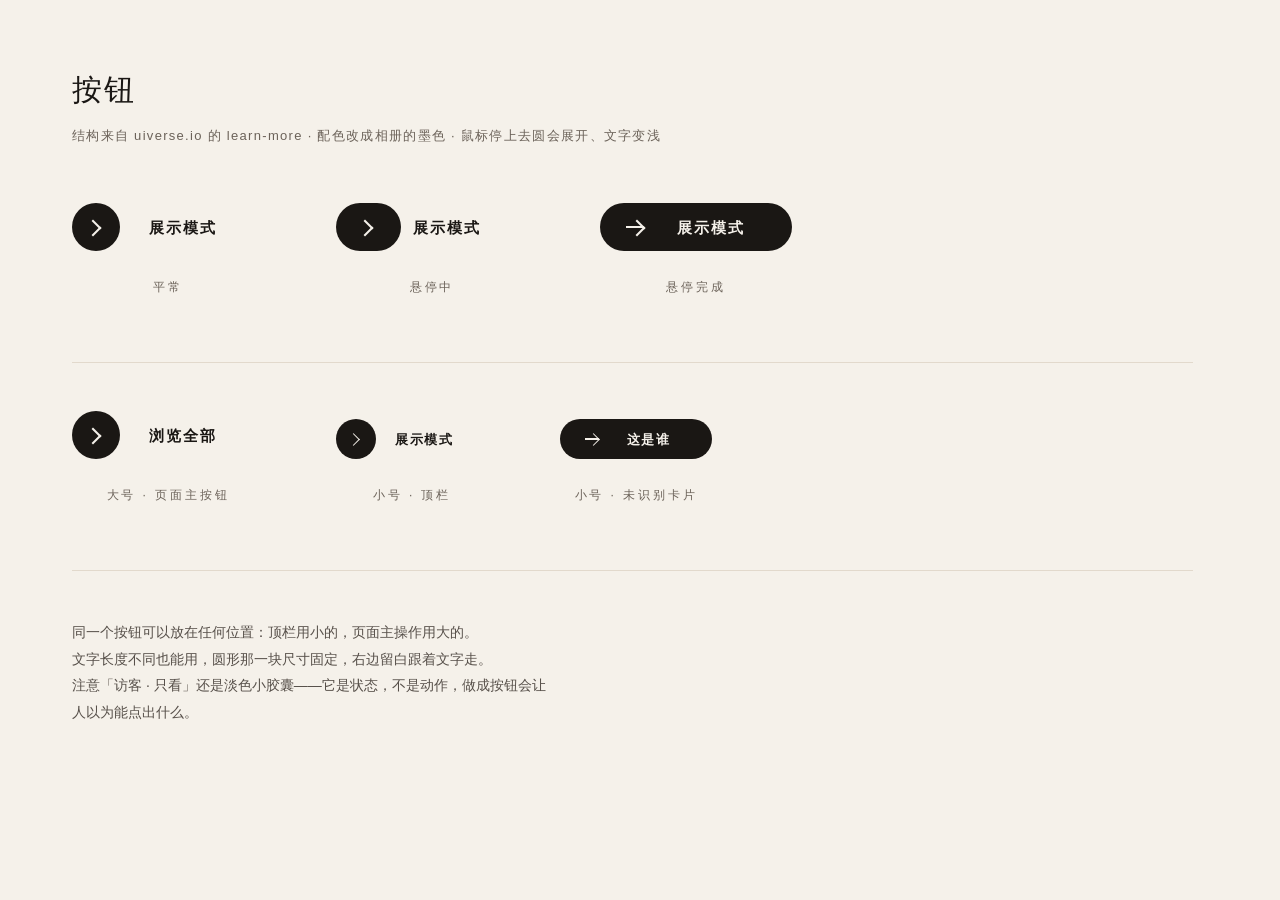
<file: buttons.html>
<!doctype html>
<html lang="zh-CN">
<head>
  <meta charset="utf-8">
  <meta name="viewport" content="width=device-width, initial-scale=1">
  <title>按钮样张</title>
  <link rel="stylesheet" href="style.css">
  <style>
    /* 只是样张：把悬停的两个中间状态强制显示出来，方便一眼看清动画 */
    body { padding: 64px 72px; }
    h1 { font-family: var(--serif); font-size: 30px; font-weight: 500; letter-spacing: .08em; margin: 0 0 8px; }
    .sub { color: var(--muted); font-size: 13px; letter-spacing: .1em; margin-bottom: 56px; }
    .row { display: flex; gap: 72px; align-items: flex-end; margin-bottom: 56px; }
    .cell { text-align: center; }
    .tag { font-size: 12px; letter-spacing: .24em; color: var(--muted); margin-top: 26px; }
    .force-mid .circle { width: 34%; }
    .force-full .circle { width: 100%; }
    .force-full .circle .icon.arrow { background: var(--paper); transform: translate(1rem, 0); }
    .force-full .button-text { color: var(--paper); }
    .force-mid .circle .icon.arrow { transform: translate(.5rem, 0); }
    .rule { border-top: 1px solid var(--line); margin: 64px 0 48px; }
    .note { color: var(--ink2); font-size: 14px; line-height: 1.9; max-width: 62ch; }
  </style>
</head>
<body>
  <h1>按钮</h1>
  <div class="sub">结构来自 uiverse.io 的 learn-more · 配色改成相册的墨色 · 鼠标停上去圆会展开、文字变浅</div>

  <div class="row">
    <div class="cell">
      <button class="learn-more">
        <span class="circle" aria-hidden="true"><span class="icon arrow"></span></span>
        <span class="button-text">展示模式</span>
      </button>
      <div class="tag">平常</div>
    </div>
    <div class="cell">
      <button class="learn-more force-mid">
        <span class="circle" aria-hidden="true"><span class="icon arrow"></span></span>
        <span class="button-text">展示模式</span>
      </button>
      <div class="tag">悬停中</div>
    </div>
    <div class="cell">
      <button class="learn-more force-full">
        <span class="circle" aria-hidden="true"><span class="icon arrow"></span></span>
        <span class="button-text">展示模式</span>
      </button>
      <div class="tag">悬停完成</div>
    </div>
  </div>

  <div class="rule"></div>

  <div class="row">
    <div class="cell">
      <button class="learn-more">
        <span class="circle" aria-hidden="true"><span class="icon arrow"></span></span>
        <span class="button-text">浏览全部</span>
      </button>
      <div class="tag">大号 · 页面主按钮</div>
    </div>
    <div class="cell">
      <button class="learn-more learn-more--sm">
        <span class="circle" aria-hidden="true"><span class="icon arrow"></span></span>
        <span class="button-text">展示模式</span>
      </button>
      <div class="tag">小号 · 顶栏</div>
    </div>
    <div class="cell">
      <button class="learn-more learn-more--sm force-full">
        <span class="circle" aria-hidden="true"><span class="icon arrow"></span></span>
        <span class="button-text">这是谁</span>
      </button>
      <div class="tag">小号 · 未识别卡片</div>
    </div>
  </div>

  <div class="rule"></div>

  <p class="note">
    同一个按钮可以放在任何位置：顶栏用小的，页面主操作用大的。<br>
    文字长度不同也能用，圆形那一块尺寸固定，右边留白跟着文字走。<br>
    注意「访客 · 只看」还是淡色小胶囊——它是状态，不是动作，做成按钮会让人以为能点出什么。
  </p>
</body>
</html>
</file>
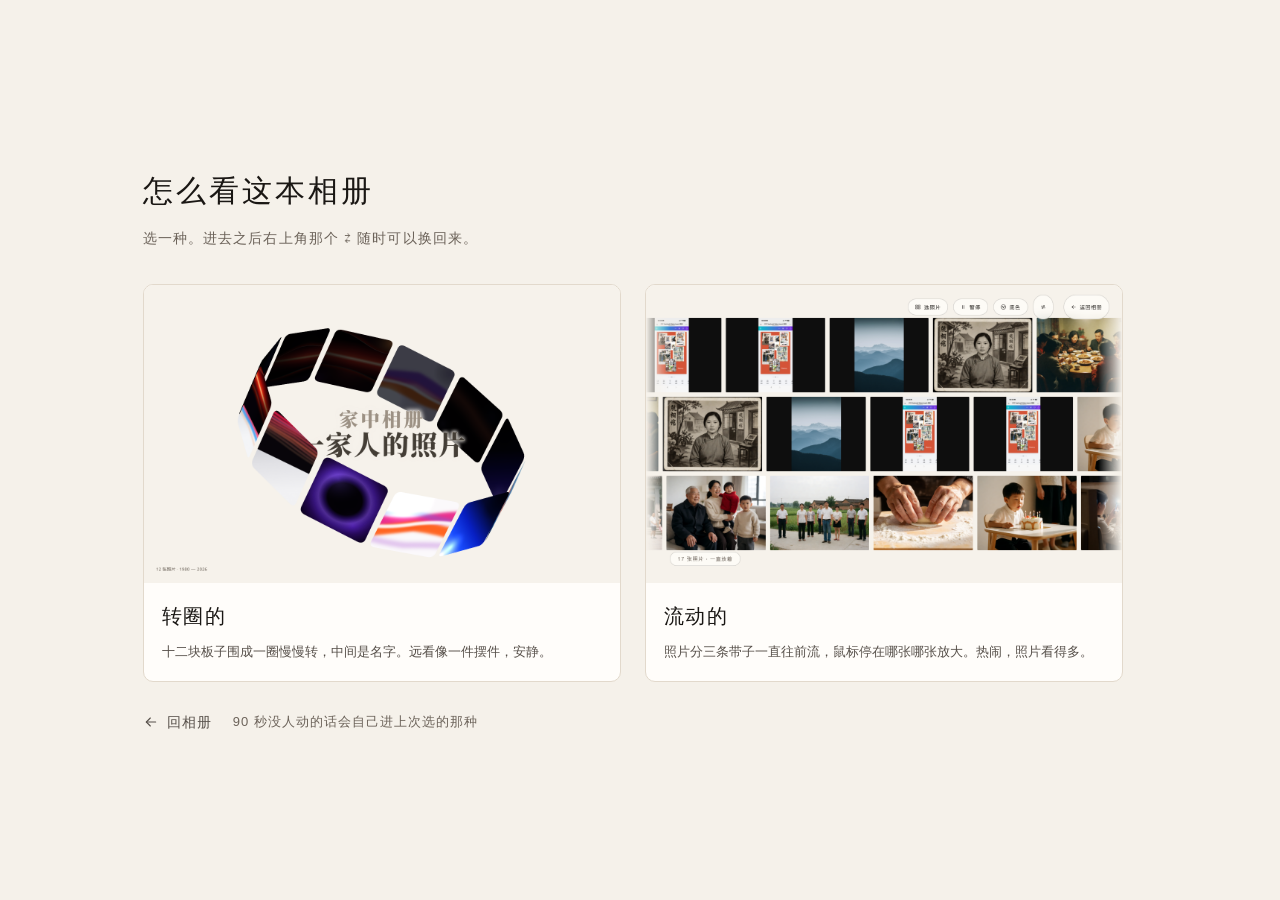
<file: start.html>
<!doctype html>
<html lang="zh-CN">
<head>
<meta charset="utf-8">
<meta name="viewport" content="width=device-width, initial-scale=1">
<title>家中相册 · 挑一种展示</title>
<link rel="stylesheet" href="style.css">
<style>
  body{display:flex;align-items:center;justify-content:center;min-height:100vh;background:var(--paper)}
  .wrap{width:min(980px,90vw);padding:6vh 0}
  h1{font-family:var(--serif);font-size:30px;font-weight:500;letter-spacing:.1em;margin:0 0 8px}
  .sub{color:var(--muted);font-size:14px;letter-spacing:.08em;margin-bottom:34px}
  .cards{display:grid;grid-template-columns:1fr 1fr;gap:24px}
  .card{
    display:block;border:1px solid var(--line);border-radius:10px;overflow:hidden;background:var(--card);
    transition:transform .3s cubic-bezier(.22,1,.36,1), box-shadow .3s ease, border-color .3s ease;
  }
  .card:hover{transform:translateY(-3px);box-shadow:0 24px 54px rgba(26,23,20,.14);border-color:var(--muted)}
  .card:active{transform:translateY(0) scale(.995)}
  .card:focus-visible{outline:2px solid var(--accent);outline-offset:4px}
  /* height:auto 是必须的：style.css 里有一条全局的 img{height:100%}，
     卡片被 grid 拉伸成定高之后，这条会让图片吃掉整张卡、把下面的文字挤出去，
     再被 .card 的 overflow:hidden 裁掉——卡片上就只剩图，没有字。 */
  .card img{display:block;width:100%;height:auto;aspect-ratio:16/10;object-fit:cover;background:#e8e2d8}
  .card .txt{padding:16px 18px 18px}
  .card h2{font-family:var(--serif);font-size:20px;font-weight:500;letter-spacing:.08em;margin:0 0 6px}
  .card p{margin:0;color:var(--ink2);font-size:13px;line-height:1.8}
  .foot{display:flex;align-items:center;gap:20px;margin-top:28px}
  .back{display:inline-flex;align-items:center;gap:8px;color:var(--ink2);font-size:14px;letter-spacing:.1em;
        transition:color .25s ease}
  .back:hover{color:var(--ink)}
  .back svg{width:16px;height:16px;fill:none;stroke:currentColor;stroke-width:1.6;stroke-linecap:round;stroke-linejoin:round;
            transition:transform .3s cubic-bezier(.22,1,.36,1)}
  .back:hover svg{transform:translateX(-3px)}
  .tip{color:var(--muted);font-size:13px;letter-spacing:.08em}
  @media (max-width:720px){
    .cards{grid-template-columns:1fr}
    h1{font-size:24px}
  }
</style>
</head>
<body>
<div class="wrap">
  <h1>怎么看这本相册</h1>
  <div class="sub">选一种。进去之后右上角那个 ⇄ 随时可以换回来。</div>

  <div class="cards">
    <a class="card" href="gallery.html" data-mode="ring">
      <img src="preview-ring.png" alt="">
      <div class="txt">
        <h2>转圈的</h2>
        <p>十二块板子围成一圈慢慢转，中间是名字。远看像一件摆件，安静。</p>
      </div>
    </a>
    <a class="card" href="flow.html" data-mode="flow">
      <img src="preview-flow.png" alt="">
      <div class="txt">
        <h2>流动的</h2>
        <p>照片分三条带子一直往前流，鼠标停在哪张哪张放大。热闹，照片看得多。</p>
      </div>
    </a>
  </div>

  <div class="foot">
    <a class="back" href="index.html">
      <svg viewBox="0 0 24 24" aria-hidden="true"><path d="M19 12H5"/><path d="M11 6l-6 6 6 6"/></svg>
      回相册
    </a>
    <span class="tip">90 秒没人动的话会自己进上次选的那种</span>
  </div>
</div>

<script>
document.querySelectorAll('.card').forEach(function (a) {
  a.addEventListener('click', function () {
    try { localStorage.setItem('album.mode', a.dataset.mode); } catch (e) {}
  });
});
</script>
</body>
</html>
</file>
<file: style.css>
:root {
  --paper: #f5f1ea;
  --card: #fffdfa;
  --ink: #1a1714;
  --ink2: #57504a;
  /* 原来的 #8d8477 在纸色底上只有 3.27:1，小字读不清；
     换成 5.30:1，过了 WCAG AA 的 4.5:1 线 */
  --muted: #6b6259;
  --line: #e2d9cc;
  --accent: #9a3b2a;
  --serif: "Source Han Serif SC", "Noto Serif SC", "Songti SC", "STSong", "SimSun", serif;
  --sans: "PingFang SC", "Microsoft YaHei UI", "Microsoft YaHei", "Segoe UI", sans-serif;
}

* { box-sizing: border-box; }

/* 给滚动条留一个固定槽位：不然弹窗 / 看大图把滚动条藏起来的那一刻，
   内容宽度会突然多出 15px，照片墙的列数和头图高度跟着变，画面会抖一下。 */
html { scrollbar-gutter: stable; }

body {
  margin: 0;
  background: var(--paper);
  color: var(--ink);
  font-family: var(--sans);
  font-size: 15px;
  line-height: 1.75;
  -webkit-font-smoothing: antialiased;
}

a { color: inherit; text-decoration: none; }
img { display: block; width: 100%; height: 100%; object-fit: cover; }

/* 顶栏 */
header.site {
  position: sticky; top: 0; z-index: 20;
  background: rgba(245, 241, 234, .86);
  backdrop-filter: blur(14px);
  border-bottom: 1px solid var(--line);
}
.site-inner {
  max-width: 1280px; margin: 0 auto; padding: 16px 40px;
  display: flex; align-items: center; gap: 40px;
}
.brand { font-family: var(--serif); font-size: 21px; letter-spacing: .26em; }
nav.main { display: flex; gap: 30px; }
nav.main a {
  font-size: 14px; letter-spacing: .18em; color: var(--ink2);
  padding-bottom: 3px; border-bottom: 1px solid transparent;
}
nav.main a:hover { color: var(--ink); }
nav.main a.on { color: var(--ink); border-bottom-color: var(--accent); }
.tools { margin-left: auto; display: flex; align-items: center; gap: 12px; }
.who {
  font-family: var(--sans); font-size: 13px; letter-spacing: .1em;
  background: transparent; border: 1px solid var(--line); color: var(--ink2);
  border-radius: 999px; padding: 7px 16px; cursor: pointer;
}
.who.fam { border-color: var(--accent); color: var(--accent); }

/* 箭头圆钮：结构来自 uiverse.io 的 learn-more，配色换成相册的墨色 */
[hidden] { display: none !important; }

.learn-more {
  --lm-h: 3rem;
  --lm-w: 12rem;
  position: relative; display: inline-block; vertical-align: middle;
  width: var(--lm-w); height: auto; cursor: pointer;
  outline: none; border: 0; background: transparent; padding: 0;
  font-family: var(--sans); font-size: 15px; text-align: left;
  -webkit-tap-highlight-color: transparent;
}
.learn-more .circle {
  transition: all .45s cubic-bezier(.65, 0, .076, 1);
  position: relative; display: block; margin: 0;
  width: var(--lm-h); height: var(--lm-h);
  background: var(--ink); border-radius: 1.625rem;
}
.learn-more .circle .icon {
  transition: all .45s cubic-bezier(.65, 0, .076, 1);
  position: absolute; top: 0; bottom: 0; margin: auto;
  background: var(--paper);
}
.learn-more .circle .icon.arrow {
  transition: all .45s cubic-bezier(.65, 0, .076, 1);
  left: .625rem; width: 1.125rem; height: .125rem; background: none;
}
.learn-more .circle .icon.arrow::before {
  position: absolute; content: ""; top: -.29rem; right: .0625rem;
  width: .625rem; height: .625rem;
  border-top: .125rem solid var(--paper); border-right: .125rem solid var(--paper);
  transform: rotate(45deg);
}
.learn-more .button-text {
  transition: all .45s cubic-bezier(.65, 0, .076, 1);
  position: absolute; inset: 0;
  display: flex; align-items: center; justify-content: center;
  padding: 0; margin: 0 0 0 1.875rem;
  color: var(--ink); font-weight: 600; line-height: 1;
  text-align: center; letter-spacing: .12em;
}
.learn-more:hover .circle { width: 100%; }
.learn-more:hover .circle .icon.arrow { background: var(--paper); transform: translate(1rem, 0); }
.learn-more:hover .button-text { color: var(--paper); }

.learn-more--sm { --lm-h: 2.5rem; --lm-w: 9.5rem; font-size: 13px; }
.learn-more--sm .circle { border-radius: 1.25rem; }
.learn-more--sm .circle .icon.arrow { left: .55rem; width: .9rem; }
.learn-more--sm .circle .icon.arrow::before {
  top: -.22rem; right: .05rem; width: .5rem; height: .5rem;
  border-top-width: .1rem; border-right-width: .1rem;
}
.learn-more--sm .button-text { padding: 0; margin: 0 0 0 1.55rem; }
.learn-more--sm:hover .circle .icon.arrow { transform: translate(.75rem, 0); }

main { max-width: 1280px; margin: 0 auto; padding: 0 40px 120px; }

.kicker { font-size: 11px; letter-spacing: .42em; color: var(--muted); }
.meta { font-size: 13px; color: var(--muted); letter-spacing: .08em; }
.meta.big { font-size: 15px; margin-top: 10px; }
.note { color: var(--ink2); margin: 14px 0 0; }
.lead { max-width: 62ch; color: var(--ink2); font-size: 16px; }

/* 照片格子：用真按钮装（能键盘聚焦、能长按、能右键），但看上去还是照片本身 */
.tile-btn {
  display: block; width: 100%; padding: 0; border: 0; background: none;
  cursor: zoom-in; font: inherit; color: inherit; text-align: left;
  -webkit-touch-callout: none; user-select: none;
}
.tile-btn:focus-visible { outline: 2px solid var(--accent); outline-offset: 3px; }
.tile-btn img { display: block; width: 100%; }

/* 首页 */
.hero {
  display: grid; grid-template-columns: 1.45fr 1fr; gap: 56px; align-items: center;
  padding: 64px 0 72px; border-bottom: 1px solid var(--line);
}
.hero-photo { display: block; aspect-ratio: 4 / 3; overflow: hidden; border-radius: 2px; background: #e8e2d8; }
.hero-photo img { transition: transform 1.2s ease; }
.hero-photo:hover img { transform: scale(1.02); }
.hero-side h1 { font-family: var(--serif); font-size: 40px; font-weight: 500; letter-spacing: .06em; margin: 14px 0 12px; }

.tl-year { font-family: var(--serif); font-size: 30px; letter-spacing: .1em; color: var(--muted); padding-top: 2px; }

/* 页头与网格 */
.page-head { padding: 56px 0 34px; border-bottom: 1px solid var(--line); }
.page-head h1 { font-family: var(--serif); font-size: 38px; font-weight: 500; letter-spacing: .06em; margin: 12px 0 10px; }
.page-head.sub { border-bottom: 0; padding-bottom: 0; }
.page-head.sub h2 { font-family: var(--serif); font-size: 20px; font-weight: 500; letter-spacing: .12em; color: var(--muted); margin: 0; }

.grid { display: grid; gap: 30px; }
.grid.people { grid-template-columns: repeat(auto-fill, minmax(180px, 1fr)); padding: 40px 0; }
.grid.unknown { grid-template-columns: repeat(auto-fill, minmax(240px, 1fr)); padding: 40px 0; }

.p-img { aspect-ratio: 3 / 4; overflow: hidden; border-radius: 2px; background: #e8e2d8; }
.p-card .p-name { font-family: var(--serif); font-size: 20px; letter-spacing: .1em; margin-top: 14px; }
.p-card .p-sub { font-size: 12px; color: var(--muted); letter-spacing: .06em; }
.p-card img { filter: saturate(.92); transition: filter .5s ease; }
.p-card:hover img { filter: none; }

.person-head {
  display: grid; grid-template-columns: 300px 1fr; gap: 48px; align-items: end;
  padding: 56px 0 46px; border-bottom: 1px solid var(--line);
}
.person-portrait { aspect-ratio: 3 / 4; overflow: hidden; border-radius: 2px; background: #e8e2d8; }
.person-info h1 { font-family: var(--serif); font-size: 44px; font-weight: 500; letter-spacing: .12em; margin: 0 0 10px; }

.year-row { display: grid; grid-template-columns: 150px 1fr; gap: 32px; padding: 40px 0; border-bottom: 1px solid var(--line); }
.year-row:last-child { border-bottom: 0; }
.year-grid { display: grid; grid-template-columns: repeat(auto-fill, minmax(260px, 1fr)); gap: 24px; }

.ph { margin: 0; display: block; }
.ph img { aspect-ratio: 4 / 3; border-radius: 2px; background: #e8e2d8; transition: transform .9s ease; }
.ph:hover img { transform: scale(1.015); }
.ph-note { display: block; margin-top: 10px; font-size: 13px; color: var(--muted); }

/* 页头收一收：标题降一号 */
.page-head.tight { padding: 44px 0 26px; }
.page-head.tight h1 { font-size: 30px; margin: 0 0 8px; }
.page-head.tight .meta.big { font-size: 14px; margin-top: 0; }

/* 「全部照片」：最简格式，只有图 */
.all-grid {
  display: grid; grid-template-columns: repeat(auto-fill, minmax(132px, 1fr));
  gap: 8px; padding: 30px 0 60px;
}
.all-grid .tile-btn { aspect-ratio: 1 / 1; overflow: hidden; border-radius: 2px; background: #e8e2d8; }
.all-grid img { filter: saturate(.96); transition: transform .8s ease, filter .5s ease; }
.all-grid .tile-btn:hover img { transform: scale(1.05); filter: none; }
.all-grid .tile-btn:active { transform: scale(.99); }

/* 导入时的标签与地点 */
.sortrow { display: flex; gap: 8px; margin-top: 14px; flex-wrap: wrap; }
.sortbtn {
  min-height: 34px; padding: 6px 14px; border-radius: 999px; border: 1px solid var(--line);
  background: transparent; font-family: var(--sans); font-size: 13px; color: var(--ink2); cursor: pointer;
  transition: color .22s ease, border-color .22s ease, background .22s ease, transform .22s ease;
}
.sortbtn:hover { border-color: var(--muted); color: var(--ink); transform: translateY(-1px); }
.sortbtn:active { transform: none; }
.sortbtn[aria-pressed="true"] { background: var(--ink); border-color: var(--ink); color: var(--paper); }

/* 未认领那张卡片：点开看大图、右上角「更多」、大小和时间 */
.u-shotwrap { position: relative; }
.u-shot { display: block; width: 100%; padding: 0; border: 0; background: none; cursor: zoom-in; }
.u-shot img {
  width: 100%; aspect-ratio: 1 / 1; object-fit: cover; border-radius: 2px;
  background: #e8e2d8; filter: saturate(.94);
  transition: transform .5s cubic-bezier(.22,1,.36,1), filter .3s ease;
}
.u-shot:hover img { transform: scale(1.03); filter: none; }
.u-shot:active img { transform: scale(.995); }
.u-shot:focus-visible { outline: 2px solid var(--accent); outline-offset: 3px; }
.u-more {
  position: absolute; right: 8px; top: 8px; width: 30px; height: 30px; border-radius: 999px;
  border: 1px solid var(--line); background: var(--card); color: var(--ink2); cursor: pointer;
  display: grid; place-items: center; font-size: 15px; line-height: 1;
  transition: color .22s ease, border-color .22s ease, transform .22s ease;
}
.u-more:hover { color: var(--ink); border-color: var(--ink); transform: scale(1.08); }
.u-card .meta.sm { font-size: 12px; color: var(--muted); }

/* 右键菜单（键盘也能用右上角那个「更多」按钮打开同一个） */
.ctxmenu {
  position: fixed; z-index: 80; min-width: 150px; padding: 6px; border-radius: 12px;
  border: 1px solid var(--line); background: var(--card); box-shadow: 0 18px 46px rgba(26,23,20,.2);
  opacity: 0; transform: translateY(-4px) scale(.98); pointer-events: none; display: none;
  transition: opacity .18s ease, transform .2s cubic-bezier(.22,1,.36,1);
}
.ctxmenu.on { display: block; opacity: 1; transform: none; pointer-events: auto; }
.ctxmenu button {
  display: flex; align-items: center; gap: 10px; width: 100%; min-height: 40px; padding: 8px 12px;
  border: 0; border-radius: 8px; background: none; color: var(--ink);
  font-family: var(--sans); font-size: 14px; text-align: left; cursor: pointer;
  transition: background .18s ease, color .18s ease;
}
.ctxmenu button:hover { background: rgba(26,23,20,.06); }
.ctxmenu button.danger { color: var(--accent); }
.ctxmenu button.danger:hover { background: rgba(154,59,42,.09); }

/* 点开看大图 */
.lightbox {
  position: fixed; inset: 0; z-index: 75; display: none; align-items: center; justify-content: center;
  background: rgba(20,18,16,.92); backdrop-filter: blur(6px); opacity: 0; transition: opacity .3s ease;
}
.lightbox[data-open="1"] { display: flex; opacity: 1; }
.lightbox img {
  max-width: 92vw; max-height: 80vh; object-fit: contain; border-radius: 3px;
  box-shadow: 0 40px 90px rgba(0,0,0,.5);
}
.lb-btn {
  position: absolute; display: grid; place-items: center; width: 46px; height: 46px; border-radius: 999px;
  border: 1px solid rgba(245,241,234,.28); background: rgba(20,18,16,.5); color: #f5f1ea;
  cursor: pointer; backdrop-filter: blur(8px);
  transition: border-color .25s ease, transform .25s ease, background .25s ease;
}
.lb-btn:hover { border-color: #f5f1ea; transform: scale(1.06); background: rgba(20,18,16,.7); }
.lb-btn:focus-visible { outline: 2px solid #f5f1ea; outline-offset: 3px; }
.lb-close { right: 26px; top: 22px; }
.lb-prev { left: 22px; top: 50%; margin-top: -23px; }
.lb-next { right: 22px; top: 50%; margin-top: -23px; }
.lb-cap {
  position: absolute; left: 0; right: 0; bottom: 26px; text-align: center;
  color: rgba(245,241,234,.75); font-size: 13px; letter-spacing: .12em;
}
.lightbox .ic { width: 20px; height: 20px; }

@media (max-width: 640px) {
  .lb-prev { left: 10px; }
  .lb-next { right: 10px; }
  .lb-close { right: 12px; top: 12px; }
  .lb-cap { bottom: 14px; font-size: 12px; }
}

/* 导入时的标签与地点 */
.tagrow { display: flex; flex-wrap: wrap; gap: 8px; }
.tagchip {
  min-height: 38px; padding: .45rem 1rem; border: 1px solid var(--line); border-radius: 999px;
  background: transparent; font-family: var(--sans); font-size: 13px; color: var(--ink2);
  transition: color .22s ease, border-color .22s ease, background .22s ease, transform .22s ease;
}
.tagchip:hover { border-color: var(--muted); color: var(--ink); transform: translateY(-1px); }
.tagchip:active { transform: none; }
.tagchip[aria-pressed="true"] { background: var(--ink); border-color: var(--ink); color: var(--paper); }
.text-input {
  width: 100%; min-height: 46px; padding: 10px 14px;
  font-family: var(--sans); font-size: 15px; color: var(--ink);
  background: var(--paper); border: 1px solid var(--line); border-radius: 6px;
  transition: border-color .25s ease, box-shadow .25s ease;
}
.text-input:focus { outline: none; border-color: var(--accent); box-shadow: 0 0 0 3px rgba(154, 59, 42, .12); }

.u-card { margin: 0; background: var(--card); border: 1px solid var(--line); border-radius: 3px; padding: 14px; }
.u-face { aspect-ratio: 1 / 1; border-radius: 2px; background-size: 260%; background-position: 42% 32%; filter: saturate(.85); }
.u-face--full { background-size: cover; background-position: center; }
.u-card figcaption { padding-top: 14px; }
.claim { margin-top: 14px; }

footer.foot {
  border-top: 1px solid var(--line); padding: 26px 40px 40px;
  font-size: 12px; color: var(--muted); letter-spacing: .1em; text-align: center;
}

.toast {
  position: fixed; left: 50%; bottom: 40px; transform: translate(-50%, 20px);
  background: rgba(26, 23, 20, .94); color: #f5f1ea; padding: 12px 22px;
  border-radius: 999px; font-size: 14px; opacity: 0; pointer-events: none;
  transition: opacity .3s ease, transform .3s ease; max-width: 80vw; text-align: center;
}
.toast.on { opacity: 1; transform: translate(-50%, 0); }

@media (max-width: 900px) {
  .site-inner { padding: 14px 20px; gap: 18px; flex-wrap: wrap; }
  main { padding: 0 20px 80px; }
  .hero, .person-head, .year-row { grid-template-columns: 1fr; gap: 22px; }
  .tl-year { font-size: 22px; }
}

/* ================= 图标与交互反馈 =================
   图标照 ui-ux-pro-max 的图标库清单挑的（lock / lock-open / upload-simple /
   plus / eye / arrow-right），画成内联 SVG，描边风格跟相册的细线一致。      */

.ic {
  width: 1.05em; height: 1.05em; flex: none;
  fill: none; stroke: currentColor; stroke-width: 1.6;
  stroke-linecap: round; stroke-linejoin: round;
  transition: transform .3s cubic-bezier(.22, 1, .36, 1), opacity .25s ease;
}
.ic-lg { width: 1.35em; height: 1.35em; }

/* learn-more 的圆圈里换成图标用（「导入照片」那个） */
.learn-more .circle .ic {
  position: absolute; top: 0; bottom: 0; left: .62rem; margin: auto;
  width: 1.05rem; height: 1.05rem; color: var(--paper);
  transition: transform .45s cubic-bezier(.65, 0, .076, 1);
}
.learn-more--sm .circle .ic { left: .55rem; width: .9rem; height: .9rem; }
.learn-more:hover .circle .ic { transform: translate(.8rem, 0); }

/* 所有能点的东西都要有反应：悬停、按下、键盘聚焦三种状态 */
a, button, [role="button"], label[for] { cursor: pointer; }
:is(a, button, input, summary):focus-visible {
  outline: 2px solid var(--accent); outline-offset: 3px; border-radius: 4px;
}

.icon-btn {
  display: inline-flex; align-items: center; gap: .5rem;
  height: 40px; min-height: 40px; padding: 0 .85rem;
  background: transparent; border: 1px solid transparent; border-radius: 999px;
  font-family: var(--sans); font-size: 13px; letter-spacing: .1em; color: var(--ink2);
  transition: color .25s ease, background .25s ease, border-color .25s ease,
              transform .25s cubic-bezier(.22, 1, .36, 1);
}
.icon-btn > span { display: inline-flex; align-items: center; line-height: 1; }
.icon-btn:hover { color: var(--ink); background: rgba(26, 23, 20, .06); }
.icon-btn:hover .ic { transform: translateY(-1px) scale(1.1); }
.icon-btn:active { transform: scale(.96); }
.icon-btn.fam { color: var(--accent); border-color: rgba(154, 59, 42, .45); }
.icon-btn.fam:hover { background: rgba(154, 59, 42, .08); }

/* 卡片、条目、人物：悬停时标题旁的小箭头滑出来 */
.slide-arrow { display: inline-block; vertical-align: -0.12em; margin-left: .4em; opacity: 0;
               transform: translateX(-6px);
               transition: opacity .3s ease, transform .4s cubic-bezier(.22, 1, .36, 1); }
:is(.p-card):hover .slide-arrow { opacity: 1; transform: none; }
:is(.p-card):active { transform: scale(.995); }

/* 未识别上的小计数 */
.badge {
  display: inline-flex; align-items: center; justify-content: center;
  min-width: 20px; height: 20px; padding: 0 6px; margin-left: 6px;
  border-radius: 999px; background: var(--accent); color: #fff;
  font-size: 11px; letter-spacing: 0;
}

/* ================= 弹窗 ================= */
.modal { position: fixed; inset: 0; z-index: 60; display: none; }
.modal[data-open="1"] { display: block; }
.modal-veil {
  position: absolute; inset: 0; background: rgba(26, 23, 20, .44);
  backdrop-filter: blur(7px); opacity: 0; transition: opacity .35s ease;
}
.modal[data-open="1"] .modal-veil { opacity: 1; }
.modal-panel {
  position: absolute; left: 50%; top: 50%;
  width: min(600px, calc(100vw - 2.5rem)); max-height: calc(100vh - 3rem); overflow-y: auto;
  background: var(--card); border: 1px solid var(--line); border-radius: 8px;
  padding: 32px; box-shadow: 0 34px 90px rgba(26, 23, 20, .3);
  opacity: 0; transform: translate(-50%, -46%) scale(.985);
  transition: opacity .35s ease, transform .45s cubic-bezier(.22, 1, .36, 1);
}
.modal[data-open="1"] .modal-panel { opacity: 1; transform: translate(-50%, -50%) scale(1); }

.modal-head { display: flex; align-items: flex-start; gap: 14px; margin-bottom: 22px; }
.modal-head .ic { color: var(--accent); margin-top: 3px; }
.modal-head h2 { font-family: var(--serif); font-size: 24px; font-weight: 500; letter-spacing: .06em; margin: 0 0 6px; }
.modal-head p { margin: 0; color: var(--ink2); font-size: 14px; }
.modal-close {
  margin-left: auto; display: inline-flex; align-items: center; justify-content: center;
  width: 40px; height: 40px; border-radius: 999px; border: 0; background: transparent; color: var(--ink2);
  transition: background .25s ease, color .25s ease, transform .3s cubic-bezier(.22, 1, .36, 1);
}
.modal-close:hover { background: rgba(26, 23, 20, .07); color: var(--ink); transform: rotate(90deg); }

.field { margin: 18px 0 8px; }
.field label { display: block; font-size: 13px; letter-spacing: .1em; color: var(--muted); margin-bottom: 8px; }
.code-input {
  width: 100%; min-height: 56px; padding: 12px 16px;
  font-family: var(--sans); font-size: 24px; letter-spacing: .6em; text-align: center;
  background: var(--paper); border: 1px solid var(--line); border-radius: 6px; color: var(--ink);
  transition: border-color .25s ease, box-shadow .25s ease;
}
.code-input:focus { outline: none; border-color: var(--accent); box-shadow: 0 0 0 3px rgba(154, 59, 42, .12); }

.msg { display: none; align-items: flex-start; gap: 8px; margin-top: 12px;
       font-size: 14px; color: var(--accent); line-height: 1.6; }
.msg[data-show="1"] { display: flex; }

.modal-actions { display: flex; align-items: center; gap: 12px; margin-top: 26px; }
.modal-actions .spacer { margin-left: auto; }

.btn-solid {
  display: inline-flex; align-items: center; gap: .5rem; min-height: 44px; padding: .7rem 1.3rem;
  background: var(--ink); color: var(--paper); border: 1px solid var(--ink); border-radius: 999px;
  font-family: var(--sans); font-size: 14px; letter-spacing: .1em;
  transition: transform .25s cubic-bezier(.22, 1, .36, 1), background .25s ease, opacity .25s ease;
}
.btn-solid:hover { background: #2b2622; transform: translateY(-1px); }
.btn-solid:hover .ic { transform: translateY(-2px); }
.btn-solid:active { transform: translateY(0) scale(.98); }
.btn-solid[disabled] { opacity: .5; cursor: not-allowed; transform: none; }

.btn-quiet {
  display: inline-flex; align-items: center; gap: .45rem; min-height: 44px; padding: .7rem 1.1rem;
  background: transparent; border: 1px solid var(--line); border-radius: 999px; color: var(--ink2);
  font-family: var(--sans); font-size: 14px; letter-spacing: .1em;
  transition: border-color .25s ease, color .25s ease, background .25s ease, transform .25s ease;
}
.btn-quiet:hover { border-color: var(--muted); color: var(--ink); background: rgba(26, 23, 20, .04); }
.btn-quiet:active { transform: scale(.98); }

/* ================= 导入 ================= */
.drop {
  margin-top: 6px; border: 1px dashed var(--line); border-radius: 8px;
  padding: 34px 24px; text-align: center; background: var(--paper);
  transition: border-color .25s ease, background .25s ease, transform .3s ease;
}
.drop.over { border-color: var(--accent); background: rgba(154, 59, 42, .05); transform: scale(1.005); }
.drop .ic { width: 30px; height: 30px; color: var(--muted); margin-bottom: 12px; }
.drop:hover .ic { transform: translateY(-3px); color: var(--accent); }
.drop p { margin: 0 0 4px; color: var(--ink2); }
.drop small { color: var(--muted); font-size: 12px; }

.files { margin-top: 18px; display: flex; flex-direction: column; gap: 12px; }
.file-row { border-top: 1px solid var(--line); padding-top: 12px; }
.file-top { display: flex; align-items: center; gap: 10px; font-size: 13px; }
.file-top .nm { overflow: hidden; text-overflow: ellipsis; white-space: nowrap; }
.file-top .sz { margin-left: auto; color: var(--muted); font-size: 12px; }
.file-top .st { display: inline-flex; align-items: center; gap: 4px; font-size: 12px; }
.file-top .st.ok { color: #2f6b4f; }
.file-top .st.bad { color: var(--accent); }
.bar { margin-top: 8px; height: 3px; background: var(--line); border-radius: 99px; overflow: hidden; }
.bar i { display: block; height: 100%; width: 0; background: var(--accent); transition: width .25s ease; }

/* 主界面 → 展示页：约 2 秒的过渡。
   出去这一半：渐黑并浮出字标（1 秒）；到了展示页再渐亮（1 秒）。 */
.leave-veil {
  position: fixed; inset: 0; z-index: 90; background: #e9e3d9;
  display: flex; align-items: center; justify-content: center;
  opacity: 0; pointer-events: none; transition: opacity .95s ease;
}
.leave-veil.on { opacity: 1; pointer-events: auto; }
.leave-veil span {
  font-family: var(--serif); font-size: 15px; letter-spacing: .5em;
  color: rgba(26, 23, 20, .45);
  opacity: 0; transform: translateY(6px);
  transition: opacity .7s ease .35s, transform .7s cubic-bezier(.22, 1, .36, 1) .35s;
}
.leave-veil.on span { opacity: 1; transform: none; }

/* 进来这一半：从黑里渐亮 */
.enter-veil {
  position: fixed; inset: 0; z-index: 95; background: #e9e3d9;
  opacity: 1; pointer-events: none; transition: opacity .6s ease;
}
.enter-veil.gone { opacity: 0; }

@media (prefers-reduced-motion: reduce) {
  * { transition-duration: .01ms !important; animation-duration: .01ms !important; }
}
</file>
